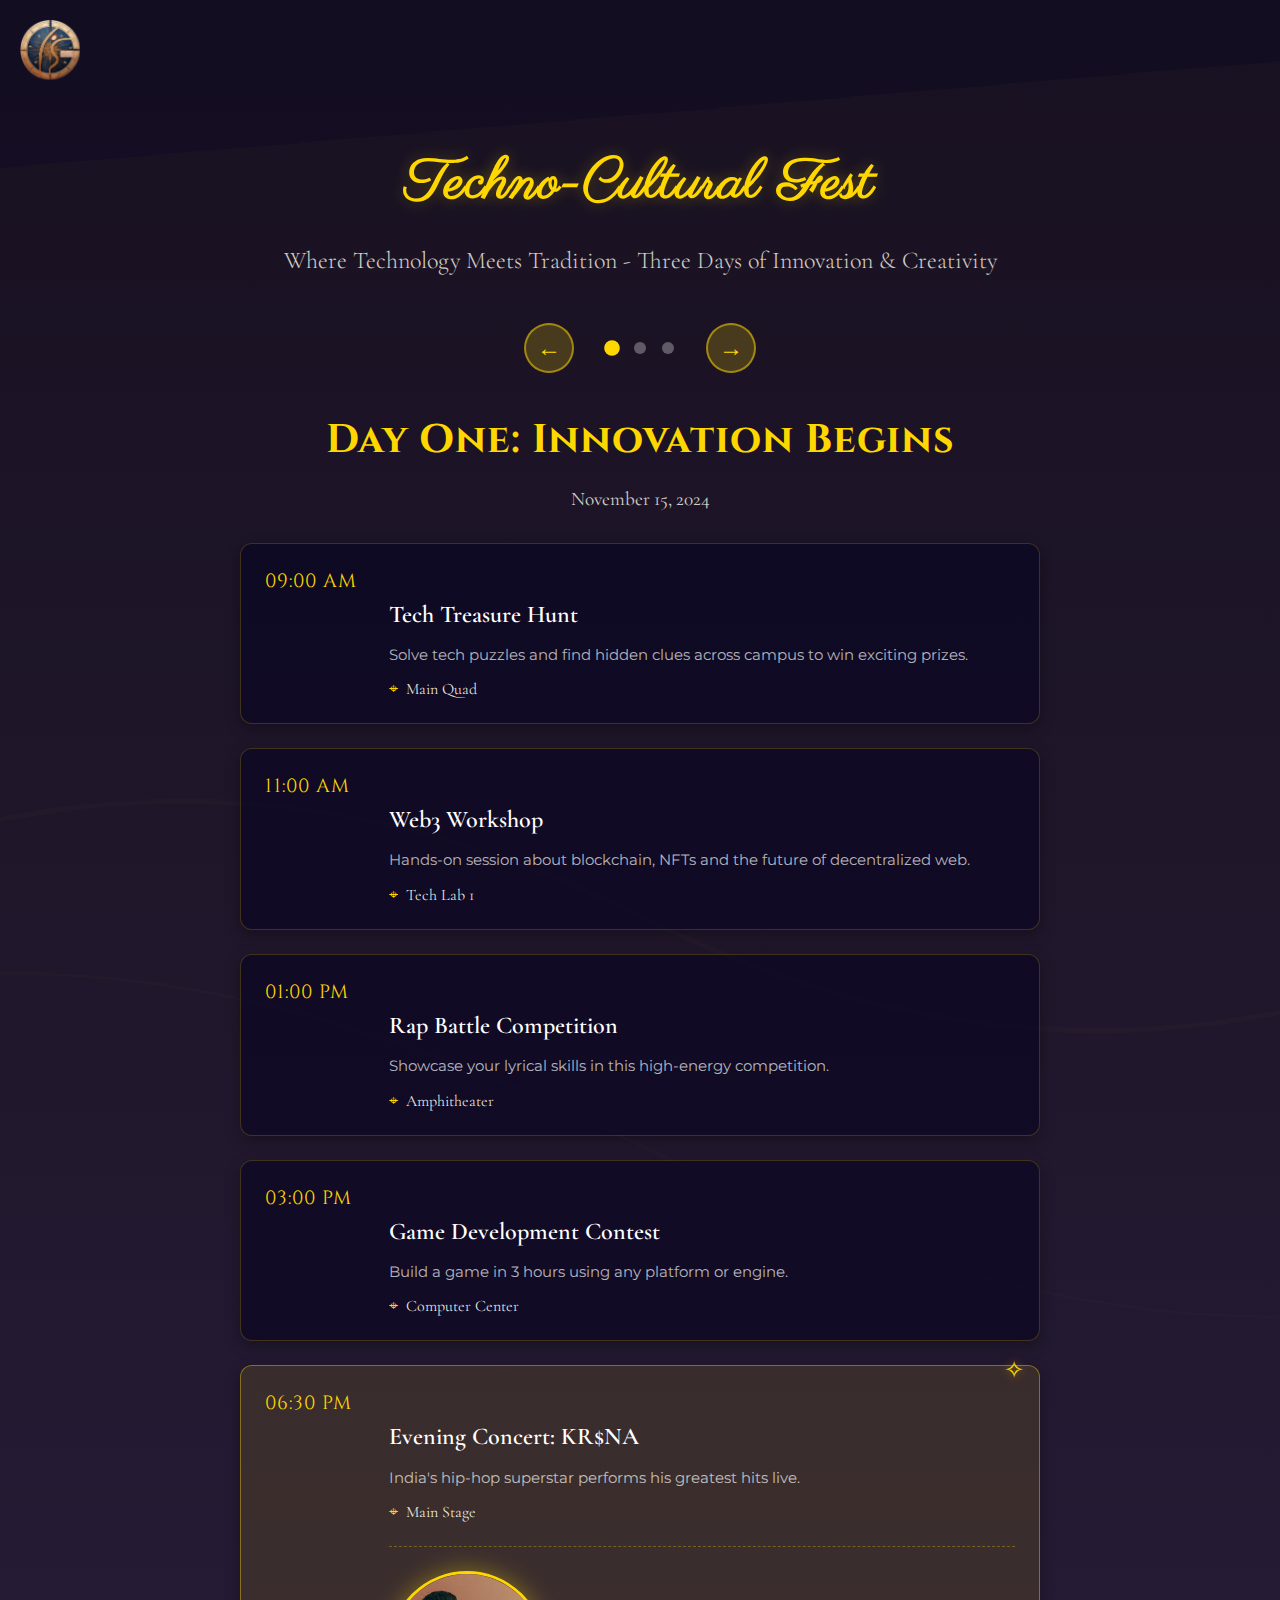
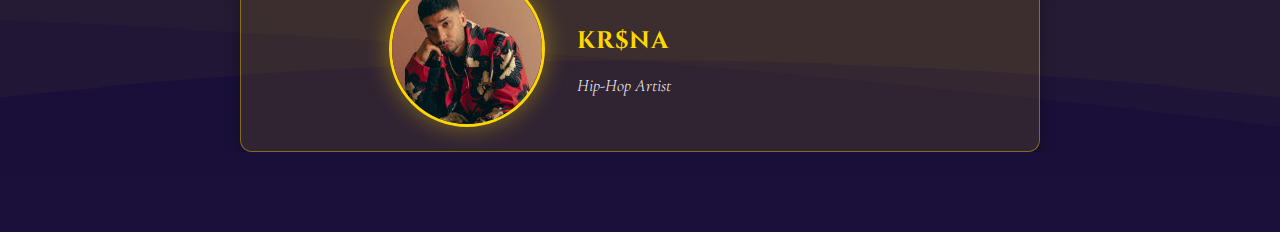
<file: schedule/index.html>
<!DOCTYPE html>
<html lang="en">
  <head>
    <meta charset="UTF-8" />
    <meta name="viewport" content="width=device-width, initial-scale=1.0" />
    <title>Techno-Cultural Festival Schedule</title>
    <link
      href="https://fonts.googleapis.com/css2?family=Cinzel:wght@400;700&family=Cormorant+Garamond:wght@400;600&family=Montserrat:wght@300;500&display=swap"
      rel="stylesheet"
    />
    <link
      href="https://fonts.googleapis.com/css2?family=Parisienne&family=Playfair+Display:wght@400;700&family=Raleway:wght@300;400&display=swap"
      rel="stylesheet"
    />

    <style>
      /* SCHEDULE SECTION STYLES */
      body {
        margin: 0px;
        background-color: #0a0522;
      }

      .festival-schedule {
        position: relative;
        padding: 5rem 1rem;
        background: linear-gradient(to bottom, #0a0522, #1a103a);
        overflow: hidden;
      }

      .techno-cultural-bg {
        position: absolute;
        top: 0;
        left: 0;
        width: 100%;
        height: 100%;
        background-image: url('data:image/svg+xml;utf8,<svg xmlns="http://www.w3.org/2000/svg" viewBox="0 0 1200 800" preserveAspectRatio="xMinYMin slice"><path fill="rgba(255,215,0,0.05)" d="M0,0 L1200,0 L1200,800 Q600,650 0,800 Z"></path><path fill="rgba(255,215,0,0.03)" d="M0,100 L1200,0 L1200,800 Q600,700 0,700 Z"></path><path fill="none" stroke="rgba(255,215,0,0.02)" stroke-width="2" d="M200,400 Q400,300 600,400 T1000,400"></path><path fill="none" stroke="rgba(255,215,0,0.02)" stroke-width="1" d="M100,500 Q300,350 600,500 T1100,500"></path></svg>');
        background-size: cover;
        background-position: center bottom;
        z-index: 0;
        opacity: 0.7;
      }

      .schedule-header {
        text-align: center;
        margin-bottom: 3rem;
        position: relative;
        z-index: 2;
      }

      .section-title {
        font-family: "Cinzel", serif;
        font-family: "playfair-display";
        font-family: "Parisienne", cursive;
        font-size: 3.5rem;
        color: #ffd700;
        margin-bottom: 0.5rem;
        text-shadow: 0 0 15px rgba(255, 215, 0, 0.3);
        letter-spacing: 1px;
      }

      .section-subtitle {
        font-family: "Cormorant Garamond", serif;
        font-size: 1.5rem;
        color: #fffff0;
        opacity: 0.8;
        font-weight: 300;
      }

      .schedule-container {
        max-width: 1200px;
        margin: 0 auto;
        position: relative;
        z-index: 2;
      }

      .schedule-days {
        position: relative;
        min-height: 600px;
        overflow: hidden;
      }

      .schedule-day {
        position: absolute;
        top: 0;
        left: 0;
        width: 100%;
        opacity: 0;
        transform: translateX(100%);
        transition: all 0.6s cubic-bezier(0.33, 1, 0.68, 1);
      }

      .schedule-day.active {
        position: relative;
        opacity: 1;
        transform: translateX(0);
      }

      .day-header {
        text-align: center;
        margin-bottom: 2rem;
      }

      .day-title {
        font-family: "Cinzel", serif;
        font-size: 2.5rem;
        color: #ffd700;
        margin-bottom: 0.5rem;
        letter-spacing: 1px;
      }

      .day-date {
        font-family: "Cormorant Garamond", serif;
        font-size: 1.2rem;
        color: #fffff0;
        opacity: 0.8;
      }

      .day-events {
        display: grid;
        gap: 1.5rem;
        max-width: 800px;
        margin: 0 auto;
        padding: 0 1rem;
      }

      .event-card {
        background: rgba(10, 5, 34, 0.7);
        border-radius: 12px;
        padding: 1.5rem;
        display: flex;
        border: 1px solid rgba(255, 215, 0, 0.2);
        box-shadow: 0 5px 15px rgba(0, 0, 0, 0.3);
        transition: transform 0.3s ease, box-shadow 0.3s ease;
      }

      .event-card:hover {
        transform: translateY(-5px);
        box-shadow: 0 8px 25px rgba(255, 215, 0, 0.1);
      }

      .event-time {
        font-family: "Cinzel", serif;
        font-size: 1.2rem;
        color: #ffd700;
        min-width: 100px;
        padding-right: 1.5rem;
        letter-spacing: 1px;
      }

      .event-details {
        flex: 1;
      }

      .event-name {
        font-family: "Cormorant Garamond", serif;
        font-size: 1.5rem;
        color: white;
        margin-bottom: 0.5rem;
        font-weight: 600;
      }

      .event-description {
        font-family: "Montserrat", sans-serif;
        color: rgba(255, 255, 255, 0.7);
        font-size: 0.95rem;
        margin-bottom: 0.8rem;
        line-height: 1.5;
      }

      .event-location {
        font-family: "Cormorant Garamond", serif;
        color: rgba(255, 255, 240, 0.9);
        font-size: 1rem;
        display: flex;
        align-items: center;
      }

      .event-location:before {
        content: "⌖";
        margin-right: 0.5rem;
        color: #ffd700;
      }

      .star-event {
        background: rgba(255, 215, 0, 0.1);
        border-color: rgba(255, 215, 0, 0.4);
        position: relative;
      }

      .star-event:after {
        content: "✧";
        position: absolute;
        top: -10px;
        right: 15px;
        color: #ffd700;
        font-size: 1.5rem;
        text-shadow: 0 0 10px rgba(255, 215, 0, 0.5);
      }

      .star-performer {
        margin-top: 1.5rem;
        padding-top: 1.5rem;
        border-top: 1px dashed rgba(255, 215, 0, 0.3);
        display: flex;
        align-items: center;
        gap: 2rem;
      }

      .star-performer img {
        width: 150px;
        height: 150px;
        border-radius: 50%;
        object-fit: cover;
        border: 3px solid #ffd700;
        box-shadow: 0 0 25px rgba(255, 215, 0, 0.4);
      }

      .performer-info {
        flex: 1;
      }

      .performer-name {
        font-family: "Cinzel", serif;
        color: #ffd700;
        font-size: 1.5rem;
        margin-bottom: 0.5rem;
        letter-spacing: 1px;
      }

      .performer-genre {
        font-family: "Cormorant Garamond", serif;
        color: rgba(255, 255, 255, 0.9);
        font-size: 1.1rem;
        font-style: italic;
      }

      .day-navigation {
        display: flex;
        justify-content: center;
        align-items: center;
        gap: 2rem;
        margin-top: 3rem;
      }

      .nav-arrow {
        background: rgba(255, 215, 0, 0.2);
        color: #ffd700;
        width: 50px;
        height: 50px;
        border-radius: 50%;
        border: 2px solid rgba(255, 215, 0, 0.5);
        font-size: 1.5rem;
        cursor: pointer;
        transition: all 0.3s ease;
        display: flex;
        align-items: center;
        justify-content: center;
      }

      .nav-arrow:hover {
        background: rgba(255, 215, 0, 0.4);
        transform: scale(1.1);
      }

      .day-dots {
        display: flex;
        gap: 1rem;
      }

      .day-dot {
        width: 12px;
        height: 12px;
        border-radius: 50%;
        background: rgba(255, 255, 255, 0.3);
        cursor: pointer;
        transition: all 0.3s ease;
        border: none;
        padding: 0;
      }

      .day-dot.active {
        background: #ffd700;
        transform: scale(1.3);
      }

      /* Mobile Responsiveness */
      @media (max-width: 768px) {
        .section-title {
          font-size: 2.5rem;
        }

        .section-subtitle {
          font-size: 1.2rem;
        }

        .day-title {
          font-size: 2rem;
        }

        .event-card {
          flex-direction: column;
          padding: 1rem;
        }

        .event-time {
          padding-right: 0;
          padding-bottom: 0.5rem;
          border-bottom: 1px dashed rgba(255, 215, 0, 0.3);
          margin-bottom: 0.5rem;
        }

        .star-performer {
          flex-direction: column;
          text-align: center;
          gap: 1.5rem;
        }

        .star-performer img {
          width: 180px;
          height: 180px;
        }

        .day-navigation {
          gap: 1rem;
        }

        .nav-arrow {
          width: 40px;
          height: 40px;
          font-size: 1.2rem;
        }
      }
    </style>
    <style>
      /* Add this to your existing CSS */
      .logo {
        position: absolute;
        top: 20px;
        left: 20px;
        z-index: 10;
        transition: transform 0.3s ease;
      }

      .logo img {
        height: 60px; /* Adjust as needed */
        width: auto;
      }

      .logo:hover {
        transform: scale(1.05);
      }

      /* Add some padding to the festival-schedule to prevent logo overlap */
      .festival-schedule {
        padding-top: 100px; /* Adjust based on your logo height */
        /* ... keep your existing styles ... */
      }

      @media (max-width: 768px) {
        .logo img {
          height: 50px; /* Smaller logo on mobile */
        }
        .festival-schedule {
          padding-top: 80px; /* Less padding on mobile */
        }
      }
    </style>
  </head>
  <body>
    <a href="../index.html" class="logo">
      <img
        src="../images/logo.png"
        alt="GENERO Festival Logo"
        style="position: fixed"
      />
    </a>
    <section class="festival-schedule">
      <div class="techno-cultural-bg"></div>

      <div class="schedule-header">
        <h2 class="section-title">Techno-Cultural Fest</h2>
        <p class="section-subtitle">
          Where Technology Meets Tradition - Three Days of Innovation &
          Creativity
        </p>
      </div>

      <div class="schedule-container">
        <div class="day-navigation">
          <button class="nav-arrow prev-day">←</button>
          <div class="day-dots">
            <button class="day-dot active" data-day="1"></button>
            <button class="day-dot" data-day="2"></button>
            <button class="day-dot" data-day="3"></button>
          </div>
          <button class="nav-arrow next-day">→</button>
        </div>

        <div class="schedule-days">
          <!-- DAY 1 -->
          <div class="schedule-day active" data-day="1">
            <div class="day-header">
              <h3 class="day-title">Day One: Innovation Begins</h3>
              <p class="day-date">November 15, 2024</p>
            </div>

            <div class="day-events">
              <div class="event-card">
                <div class="event-time">09:00 AM</div>
                <div class="event-details">
                  <h4 class="event-name">Tech Treasure Hunt</h4>
                  <p class="event-description">
                    Solve tech puzzles and find hidden clues across campus to
                    win exciting prizes.
                  </p>
                  <span class="event-location">Main Quad</span>
                </div>
              </div>

              <div class="event-card">
                <div class="event-time">11:00 AM</div>
                <div class="event-details">
                  <h4 class="event-name">Web3 Workshop</h4>
                  <p class="event-description">
                    Hands-on session about blockchain, NFTs and the future of
                    decentralized web.
                  </p>
                  <span class="event-location">Tech Lab 1</span>
                </div>
              </div>

              <div class="event-card">
                <div class="event-time">01:00 PM</div>
                <div class="event-details">
                  <h4 class="event-name">Rap Battle Competition</h4>
                  <p class="event-description">
                    Showcase your lyrical skills in this high-energy
                    competition.
                  </p>
                  <span class="event-location">Amphitheater</span>
                </div>
              </div>

              <div class="event-card">
                <div class="event-time">03:00 PM</div>
                <div class="event-details">
                  <h4 class="event-name">Game Development Contest</h4>
                  <p class="event-description">
                    Build a game in 3 hours using any platform or engine.
                  </p>
                  <span class="event-location">Computer Center</span>
                </div>
              </div>

              <div class="event-card star-event">
                <div class="event-time">06:30 PM</div>
                <div class="event-details">
                  <h4 class="event-name">Evening Concert: KR$NA</h4>
                  <p class="event-description">
                    India's hip-hop superstar performs his greatest hits live.
                  </p>
                  <span class="event-location">Main Stage</span>

                  <div class="star-performer">
                    <img src="krishna.jpeg" alt="KR$NA" />
                    <div class="performer-info">
                      <h5 class="performer-name">KR$NA</h5>
                      <p class="performer-genre">Hip-Hop Artist</p>
                    </div>
                  </div>
                </div>
              </div>
            </div>
          </div>

          <!-- DAY 2 -->
          <div class="schedule-day" data-day="2">
            <div class="day-header">
              <h3 class="day-title">Day Two: Cultural Fusion</h3>
              <p class="day-date">November 16, 2024</p>
            </div>

            <div class="day-events">
              <div class="event-card">
                <div class="event-time">09:30 AM</div>
                <div class="event-details">
                  <h4 class="event-name">Theatre Competition</h4>
                  <p class="event-description">
                    Teams present short plays on contemporary themes.
                  </p>
                  <span class="event-location">Auditorium</span>
                </div>
              </div>

              <div class="event-card">
                <div class="event-time">11:30 AM</div>
                <div class="event-details">
                  <h4 class="event-name">AI Art Exhibition</h4>
                  <p class="event-description">
                    View stunning artworks created using artificial
                    intelligence.
                  </p>
                  <span class="event-location">Gallery Hall</span>
                </div>
              </div>

              <div class="event-card">
                <div class="event-time">02:00 PM</div>
                <div class="event-details">
                  <h4 class="event-name">Dance Competition</h4>
                  <p class="event-description">
                    Solo and group performances across various dance styles.
                  </p>
                  <span class="event-location">Dance Studio</span>
                </div>
              </div>

              <div class="event-card">
                <div class="event-time">04:00 PM</div>
                <div class="event-details">
                  <h4 class="event-name">Coding Marathon</h4>
                  <p class="event-description">
                    3-hour competitive coding challenge with real-world
                    problems.
                  </p>
                  <span class="event-location">Tech Lab 2</span>
                </div>
              </div>

              <div class="event-card star-event">
                <div class="event-time">07:00 PM</div>
                <div class="event-details">
                  <h4 class="event-name">Evening Concert: Seedhe Maut</h4>
                  <p class="event-description">
                    The dynamic rap duo performs their cult-favorite tracks.
                  </p>
                  <span class="event-location">Main Stage</span>

                  <div class="star-performer">
                    <img src="seedhe maut.jpeg" alt="Seedhe Maut" />
                    <div class="performer-info">
                      <h5 class="performer-name">Seedhe Maut</h5>
                      <p class="performer-genre">Hip-Hop Duo</p>
                    </div>
                  </div>
                </div>
              </div>
            </div>
          </div>

          <!-- DAY 3 -->
          <div class="schedule-day" data-day="3">
            <div class="day-header">
              <h3 class="day-title">Day Three: Grand Finale</h3>
              <p class="day-date">November 17, 2024</p>
            </div>

            <div class="day-events">
              <div class="event-card">
                <div class="event-time">10:00 AM</div>
                <div class="event-details">
                  <h4 class="event-name">Singing Competition</h4>
                  <p class="event-description">
                    Solo and group performances across genres.
                  </p>
                  <span class="event-location">Auditorium</span>
                </div>
              </div>

              <div class="event-card">
                <div class="event-time">12:00 PM</div>
                <div class="event-details">
                  <h4 class="event-name">Tech Quiz</h4>
                  <p class="event-description">
                    Test your knowledge of technology and innovation.
                  </p>
                  <span class="event-location">Seminar Hall</span>
                </div>
              </div>

              <div class="event-card">
                <div class="event-time">02:30 PM</div>
                <div class="event-details">
                  <h4 class="event-name">Startup Pitch Competition</h4>
                  <p class="event-description">
                    Present your innovative ideas to a panel of judges.
                  </p>
                  <span class="event-location">Business Center</span>
                </div>
              </div>

              <div class="event-card">
                <div class="event-time">04:30 PM</div>
                <div class="event-details">
                  <h4 class="event-name">Fashion Show</h4>
                  <p class="event-description">
                    Traditional and contemporary styles on the runway.
                  </p>
                  <span class="event-location">Main Quad</span>
                </div>
              </div>

              <div class="event-card star-event">
                <div class="event-time">07:30 PM</div>
                <div class="event-details">
                  <h4 class="event-name">Grand Finale: Raftaar</h4>
                  <p class="event-description">
                    The rap icon closes the festival with an electrifying
                    performance.
                  </p>
                  <span class="event-location">Main Stage</span>

                  <div class="star-performer">
                    <img src="raftaar.jpg" alt="Raftaar" />
                    <div class="performer-info">
                      <h5 class="performer-name">Raftaar</h5>
                      <p class="performer-genre">Rap Artist</p>
                    </div>
                  </div>
                </div>
              </div>
            </div>
          </div>
        </div>
      </div>
    </section>

    <script>
      document.addEventListener("DOMContentLoaded", function () {
        const days = document.querySelectorAll(".schedule-day");
        const dots = document.querySelectorAll(".day-dot");
        const prevBtn = document.querySelector(".prev-day");
        const nextBtn = document.querySelector(".next-day");

        let currentDay = 1;
        const totalDays = 3;

        function showDay(dayNumber) {
          // Hide all days
          days.forEach((day) => {
            day.classList.remove("active");
          });

          // Show selected day
          document
            .querySelector(`.schedule-day[data-day="${dayNumber}"]`)
            .classList.add("active");

          // Update dots
          dots.forEach((dot) => {
            dot.classList.remove("active");
          });
          document
            .querySelector(`.day-dot[data-day="${dayNumber}"]`)
            .classList.add("active");

          currentDay = dayNumber;
        }

        // Dot navigation
        dots.forEach((dot) => {
          dot.addEventListener("click", function () {
            const dayNumber = parseInt(this.getAttribute("data-day"));
            showDay(dayNumber);
          });
        });

        // Arrow navigation
        prevBtn.addEventListener("click", function () {
          const newDay = currentDay > 1 ? currentDay - 1 : totalDays;
          showDay(newDay);
        });

        nextBtn.addEventListener("click", function () {
          const newDay = currentDay < totalDays ? currentDay + 1 : 1;
          showDay(newDay);
        });

        // Initialize with day 1
        showDay(1);
      });
    </script>
  </body>
</html>
</file>
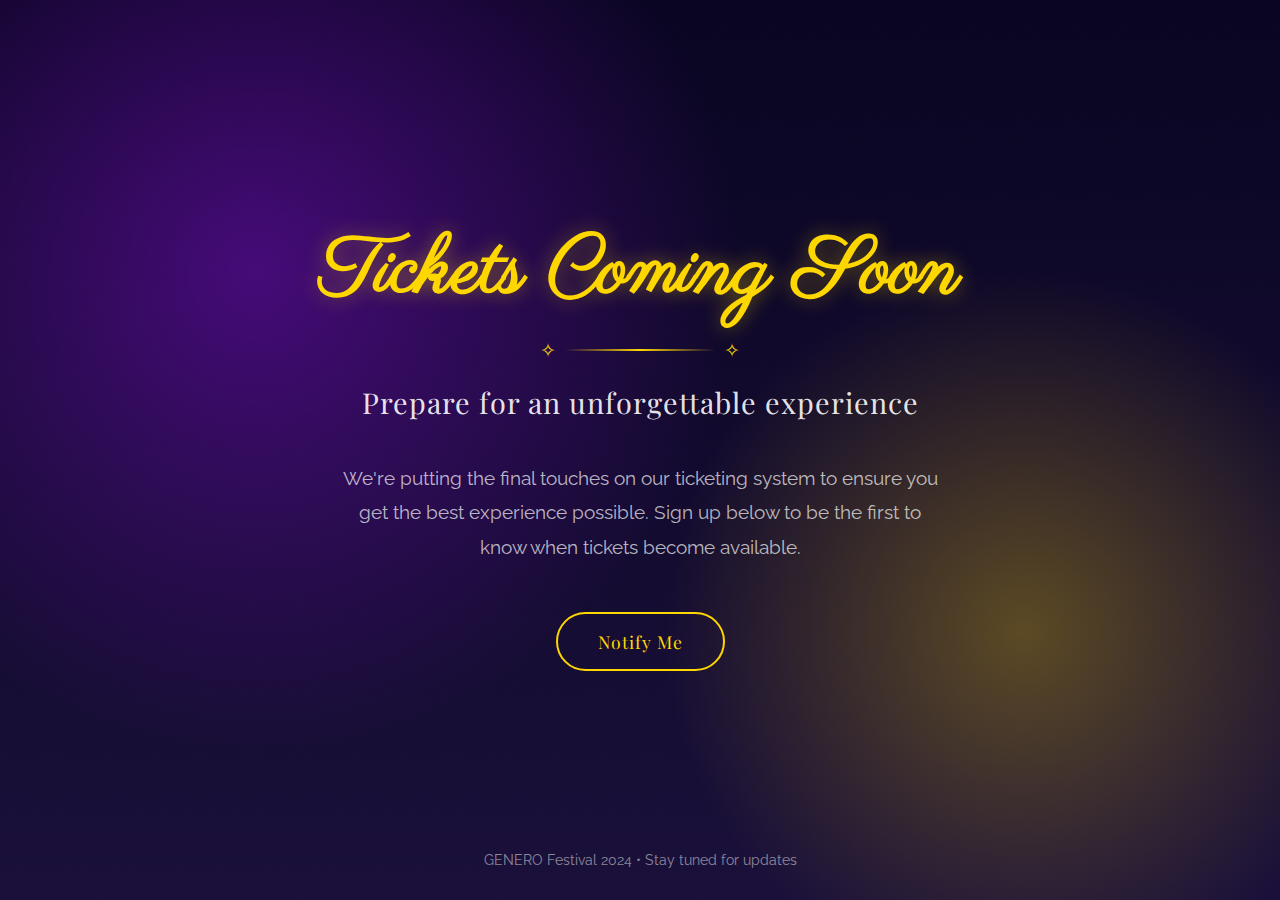
<file: tickets.html>
<!DOCTYPE html>
<html lang="en">
  <head>
    <meta charset="UTF-8" />
    <meta name="viewport" content="width=device-width, initial-scale=1.0" />
    <title>Tickets - GENERO Festival</title>
    <link
      href="https://fonts.googleapis.com/css2?family=Parisienne&family=Playfair+Display:wght@400;700&family=Raleway:wght@300;400&display=swap"
      rel="stylesheet"
    />
    <style>
      /* Reset */
      * {
        margin: 0;
        padding: 0;
        box-sizing: border-box;
      }

      body {
        font-family: "Raleway", sans-serif;
        background: #0a0522;
        color: #fff;
        overflow-x: hidden;
        min-height: 100vh;
      }

      /* Ticket Page */
      .ticket-hero {
        width: 100vw;
        height: 100vh;
        background: radial-gradient(
            circle at 20% 30%,
            rgba(106, 13, 173, 0.6) 0%,
            transparent 40%
          ),
          radial-gradient(
            circle at 80% 70%,
            rgba(255, 215, 0, 0.3) 0%,
            transparent 30%
          ),
          linear-gradient(to bottom, #0a0522, #1a103a);
        display: flex;
        flex-direction: column;
        align-items: center;
        justify-content: center;
        text-align: center;
        padding: 2rem;
        position: relative;
        overflow: hidden;
      }

      .ticket-hero::before {
        content: "";
        position: absolute;
        top: 0;
        left: 0;
        width: 100%;
        height: 100%;
        background: url('data:image/svg+xml;utf8,<svg xmlns="http://www.w3.org/2000/svg" viewBox="0 0 100 100" preserveAspectRatio="none"><path fill="none" stroke="rgba(255,215,0,0.05)" stroke-width="0.5" d="M0,0 L100,100 M100,0 L0,100"/></svg>');
        background-size: 50px 50px;
        opacity: 0.3;
        z-index: 0;
      }

      .ticket-content {
        position: relative;
        z-index: 1;
        max-width: 800px;
      }

      .ticket-title {
        font-family: "Parisienne", cursive;
        font-size: 5rem;
        color: #ffd700;
        margin-bottom: 1.5rem;
        text-shadow: 0 0 20px rgba(255, 215, 0, 0.4);
        line-height: 1.1;
        animation: pulse 3s ease-in-out infinite;
      }

      .ticket-subtitle {
        font-family: "Playfair Display", serif;
        font-size: 1.8rem;
        color: rgba(255, 255, 255, 0.9);
        margin-bottom: 2.5rem;
        font-weight: 300;
        letter-spacing: 1px;
      }

      .divider {
        width: 150px;
        height: 2px;
        background: linear-gradient(90deg, transparent, #ffd700, transparent);
        margin: 2rem auto;
        position: relative;
      }

      .divider::before,
      .divider::after {
        content: "✧";
        position: absolute;
        top: 50%;
        transform: translateY(-50%);
        color: #ffd700;
        font-size: 1.2rem;
      }

      .divider::before {
        left: -25px;
      }

      .divider::after {
        right: -25px;
      }

      .ticket-message {
        font-size: 1.2rem;
        color: rgba(255, 255, 255, 0.7);
        line-height: 1.8;
        max-width: 600px;
        margin: 0 auto 3rem;
      }

      .notify-btn {
        background: transparent;
        color: #ffd700;
        border: 2px solid #ffd700;
        padding: 1rem 2.5rem;
        font-family: "Playfair Display", serif;
        font-size: 1.1rem;
        letter-spacing: 1px;
        border-radius: 50px;
        cursor: pointer;
        transition: all 0.3s ease;
        position: relative;
        overflow: hidden;
      }

      .notify-btn::before {
        content: "";
        position: absolute;
        top: 0;
        left: -100%;
        width: 100%;
        height: 100%;
        background: linear-gradient(
          90deg,
          transparent,
          rgba(255, 215, 0, 0.2),
          transparent
        );
        transition: all 0.6s ease;
      }

      .notify-btn:hover {
        background: rgba(255, 215, 0, 0.1);
        box-shadow: 0 0 20px rgba(255, 215, 0, 0.2);
      }

      .notify-btn:hover::before {
        left: 100%;
      }

      .ticket-footer {
        position: absolute;
        bottom: 2rem;
        width: 100%;
        text-align: center;
        font-size: 0.9rem;
        color: rgba(255, 255, 255, 0.5);
      }

      /* Animation */
      @keyframes pulse {
        0% {
          transform: scale(1);
        }
        50% {
          transform: scale(1.03);
        }
        100% {
          transform: scale(1);
        }
      }

      /* Responsive */
      @media (max-width: 768px) {
        .ticket-title {
          font-size: 3.5rem;
        }

        .ticket-subtitle {
          font-size: 1.4rem;
        }

        .ticket-message {
          font-size: 1rem;
        }
      }
    </style>
  </head>
  <body>
    <section class="ticket-hero">
      <div class="ticket-content">
        <h1 class="ticket-title">Tickets Coming Soon</h1>
        <div class="divider"></div>
        <h2 class="ticket-subtitle">Prepare for an unforgettable experience</h2>
        <p class="ticket-message">
          We're putting the final touches on our ticketing system to ensure you
          get the best experience possible. Sign up below to be the first to
          know when tickets become available.
        </p>
        <button class="notify-btn">Notify Me</button>
      </div>
      <div class="ticket-footer">
        GENERO Festival 2024 • Stay tuned for updates
      </div>
    </section>
  </body>
</html>
</file>
